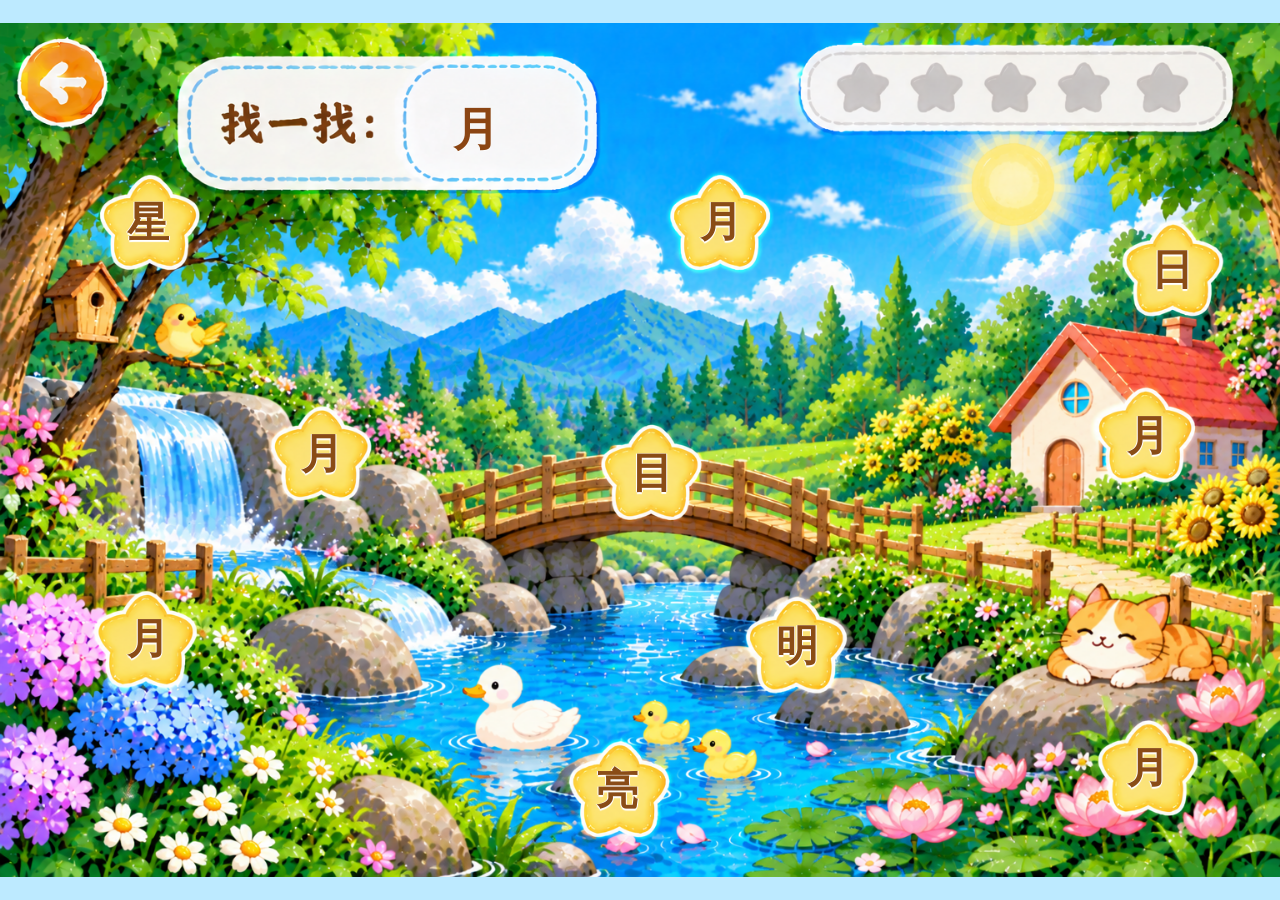
<file: word-game/index.html>
<!doctype html>
<html lang="zh-CN"><head><meta charset="utf-8"><meta name="viewport" content="width=device-width,initial-scale=1"><title>找单字游戏</title>
<style>body{font-family:Arial,sans-serif;background:#eaf7ff;color:#234;text-align:center;padding:2rem}#status{font-size:1.1rem}</style></head>
<body><p id="status">正在载入找单字游戏，请稍候……</p>
<script>
(async()=>{try{
const parts=["part-00.txt","part-01.txt","part-02.txt","part-03.txt","part-04.txt","part-05.txt","part-06.txt","part-07.txt","part-08.txt","part-09.txt"];
const textParts=await Promise.all(parts.map(async p=>{const r=await fetch(p);if(!r.ok)throw new Error("载入失败："+p);return r.text()}));
const gameHtml=textParts.join("");
document.open();document.write(gameHtml);document.close();
}catch(e){document.getElementById("status").textContent="游戏载入失败，请刷新页面后重试。"+e.message;}})();
</script></body></html>
</file>
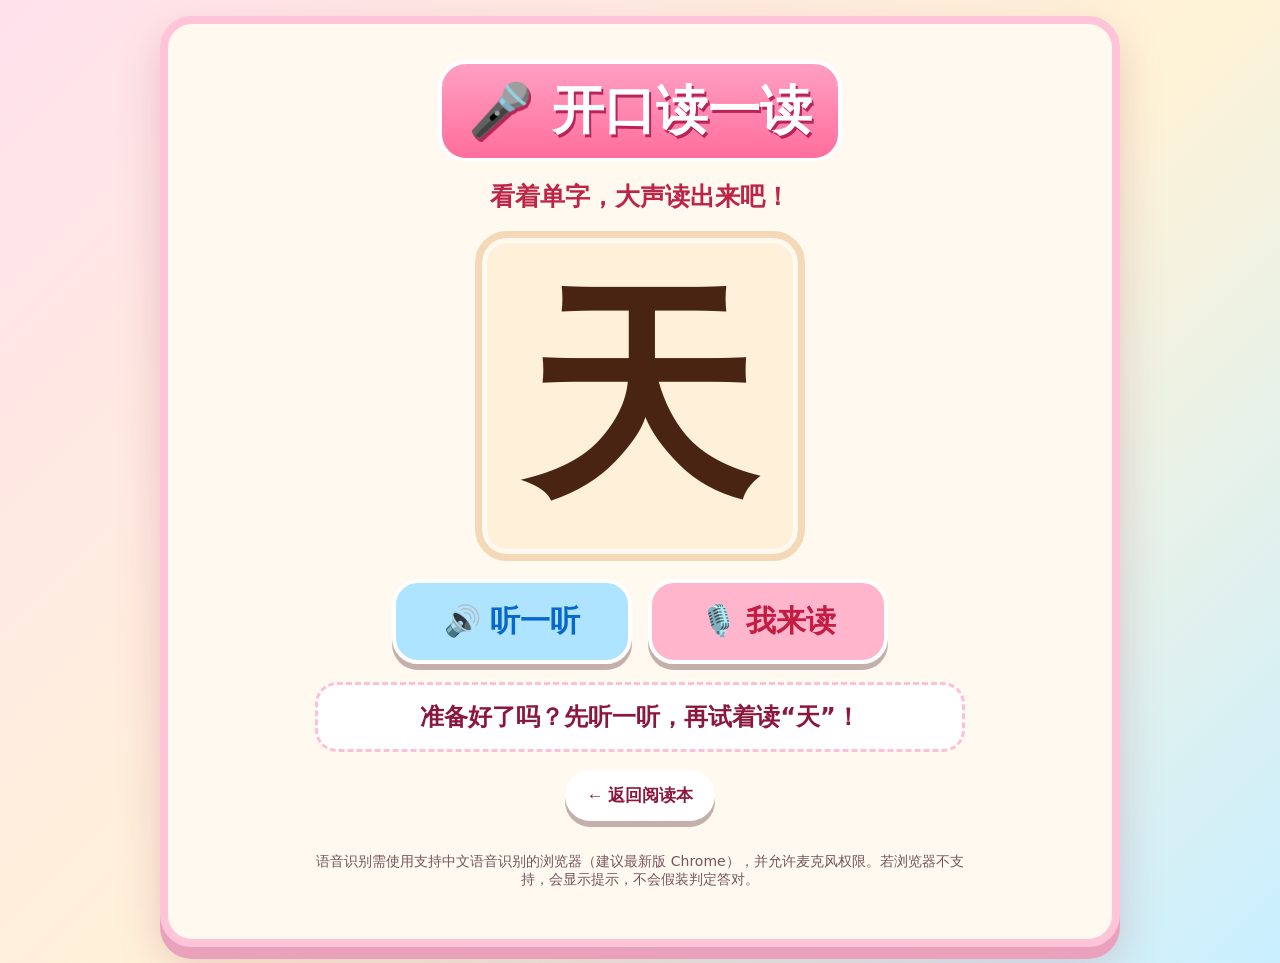
<file: 1.5.4.2.1-kai-kou-du-yi-du.html>
<!doctype html>
<html lang="zh-CN">
<head>
<meta charset="utf-8"><meta name="viewport" content="width=device-width,initial-scale=1">
<title>1.5.4.2.1 开口读一读</title>
<style>
*{box-sizing:border-box}body{margin:0;font-family:"Microsoft YaHei",system-ui,sans-serif;background:linear-gradient(135deg,#ffe1ec,#fff3d6 55%,#c9efff);min-height:100vh;display:grid;place-items:center;color:#8b183c;padding:16px}
.app{width:min(960px,100%);min-height:90vh;background:#fff9f0;border:8px solid #ffc4d8;border-radius:32px;box-shadow:0 12px 0 #eaa2bc,0 18px 40px #ad557544;padding:clamp(16px,4vw,36px);display:flex;flex-direction:column;align-items:center;gap:18px;text-align:center}
h1{margin:0;background:linear-gradient(#ff9fc2,#ff6e9d);color:white;text-shadow:2px 3px #b92355;border-radius:28px;padding:12px 26px;font-size:clamp(28px,5vw,52px);border:4px solid white}
.sub{font-size:clamp(17px,2.5vw,25px);font-weight:800;color:#bd2446;margin:0}
.card{width:min(330px,72vw);aspect-ratio:1;background:#fff0d9;border:7px solid #f5d8b8;border-radius:32px;display:grid;place-items:center;box-shadow:inset 0 0 0 5px #fff9ef}
.character{font-size:clamp(130px,28vw,230px);line-height:1;color:#4a2412;font-weight:800}
.buttons{display:flex;gap:16px;flex-wrap:wrap;justify-content:center;width:100%}
button{border:4px solid white;border-radius:26px;padding:18px 24px;min-width:min(240px,42vw);font-size:clamp(21px,3vw,30px);font-weight:900;cursor:pointer;box-shadow:0 6px 0 #c3b0aa;transition:transform .12s}
button:active{transform:translateY(4px);box-shadow:0 2px 0 #c3b0aa}
.listen{background:#aee4ff;color:#0767cb}.read{background:#ffb6cc;color:#c51c43}
#feedback{width:100%;max-width:650px;min-height:70px;border-radius:22px;padding:14px;background:#fff;border:3px dashed #ffc0d4;font-size:clamp(18px,2.4vw,24px);font-weight:800;display:grid;place-items:center}
#back{min-width:0;font-size:17px;padding:10px 18px;background:#fff;color:#8b183c}
.note{font-size:14px;color:#76545e;max-width:650px}
</style></head>
<body><main class="app">
<h1>🎤 开口读一读</h1><p class="sub">看着单字，大声读出来吧！</p>
<div class="card" aria-label="目标单字"><div class="character">天</div></div>
<div class="buttons"><button class="listen" id="listen">🔊 听一听</button><button class="read" id="read">🎙️ 我来读</button></div>
<div id="feedback" role="status" aria-live="polite">准备好了吗？先听一听，再试着读“天”！</div>
<button id="back">← 返回阅读本</button>
<p class="note">语音识别需使用支持中文语音识别的浏览器（建议最新版 Chrome），并允许麦克风权限。若浏览器不支持，会显示提示，不会假装判定答对。</p>
</main>
<script>
const feedback=document.getElementById('feedback');
function speak(text){try{speechSynthesis.cancel();const u=new SpeechSynthesisUtterance(text);u.lang='zh-CN';u.rate=.8;speechSynthesis.speak(u)}catch(e){}}
document.getElementById('listen').addEventListener('click',()=>{speak('天');feedback.textContent='👂 请听：天。轮到你来读啦！'});
document.getElementById('read').addEventListener('click',()=>{
 const SR=window.SpeechRecognition||window.webkitSpeechRecognition;
 if(!SR){feedback.textContent='当前浏览器不支持语音识别。请使用最新版 Chrome，并允许麦克风权限。';return}
 const rec=new SR();rec.lang='zh-CN';rec.continuous=false;rec.interimResults=false;rec.maxAlternatives=5;
 feedback.textContent='🎙️ 正在听，请清楚地读出：天';
 rec.onresult=e=>{
  const alts=Array.from(e.results[0]).map(x=>x.transcript.trim());
  const normalized=alts.map(x=>x.replace(/[，。！？、\s]/g,''));
  const ok=normalized.some(x=>x==='天'||x.includes('天'));
  if(ok){feedback.textContent='🌟 太棒了！你读对了！🌟';speak('太棒了，你读对了！')}
  else{feedback.textContent='听到的是：“'+alts[0]+'”。再试一次，你可以的！';speak('再试一次，你可以的')}
 };
 rec.onerror=e=>{const msgs={not-allowed:'麦克风权限未开启，请在浏览器地址栏允许麦克风。',no-speech:'没有听到声音，请靠近麦克风再试一次。',network:'语音识别网络连接失败，请检查网络后重试。',audio-capture:'没有找到麦克风，请检查设备连接。'};feedback.textContent=msgs[e.error]||('语音识别暂时无法使用：'+e.error)};
 rec.onend=()=>{};
 try{rec.start()}catch(e){feedback.textContent='无法开始录音，请稍等片刻再试。'}
});
document.getElementById('back').addEventListener('click',()=>{if(history.length>1)history.back();else location.href='./'});
</script></body></html>
</file>
